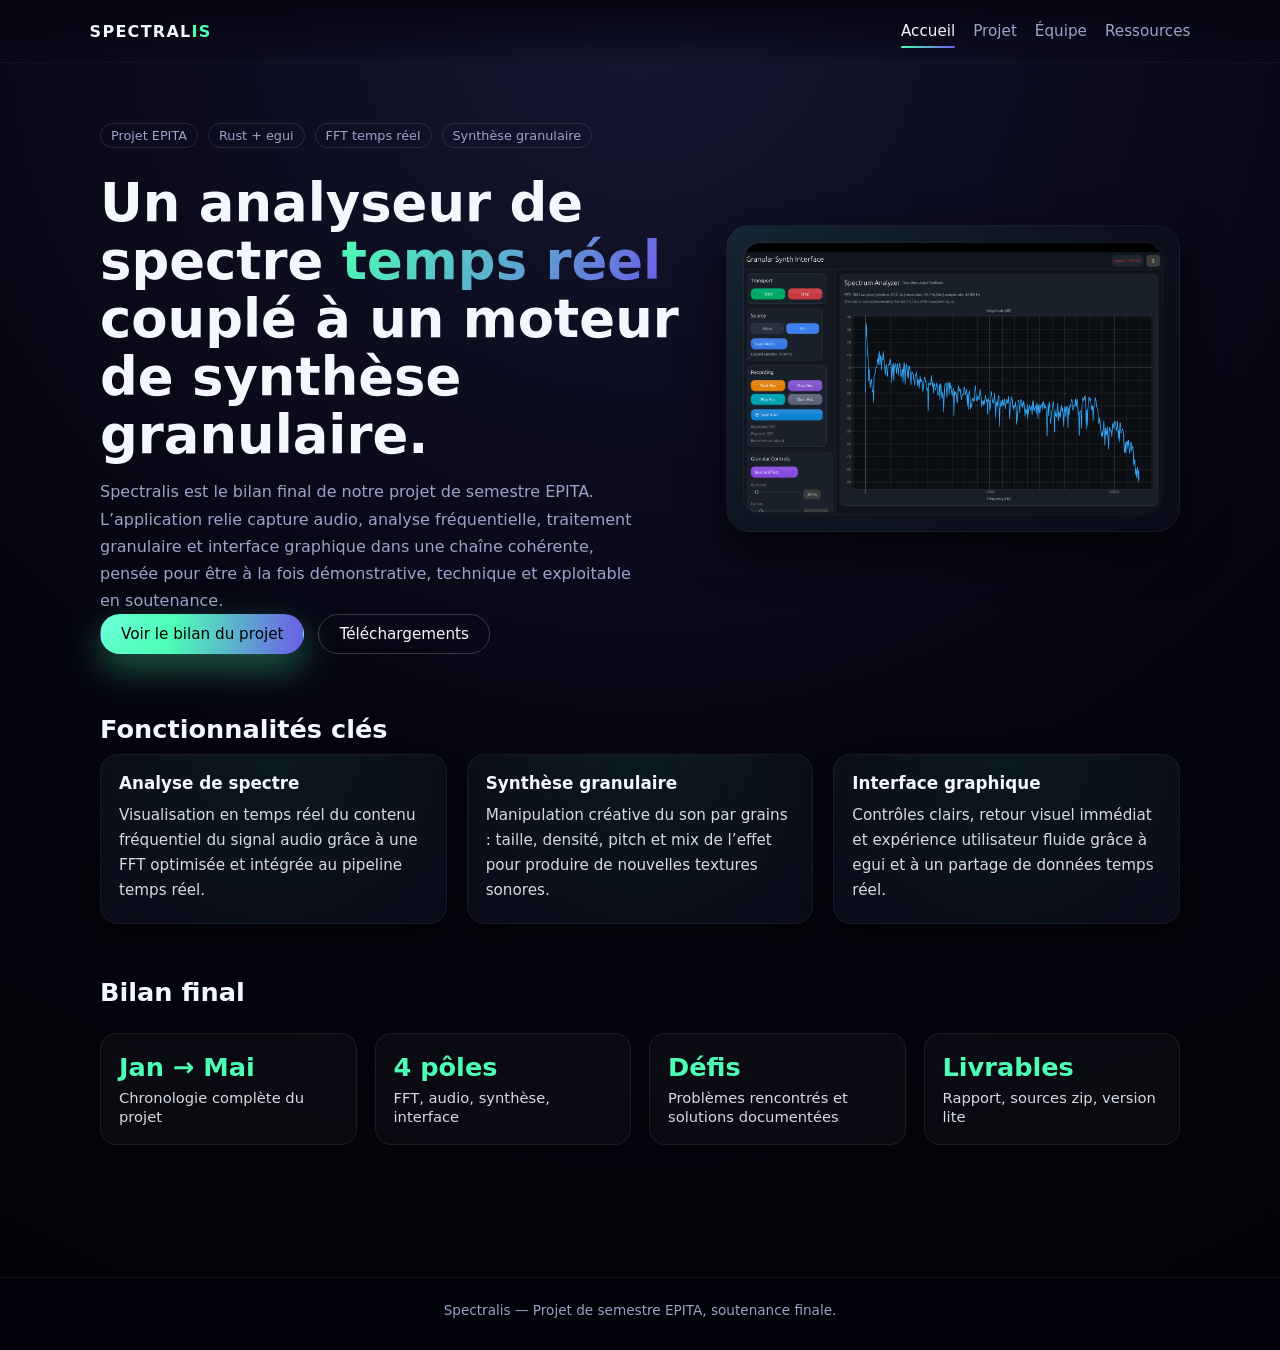
<file: index.html>
<!DOCTYPE html>
<html lang="fr">
<head>
  <meta charset="UTF-8" />
  <meta name="viewport" content="width=device-width, initial-scale=1.0" />
  <title>Spectralis — Accueil</title>
  <link rel="stylesheet" href="css/style.css" />
</head>
<body>
  <header class="site-header">
    <a class="logo" href="index.html">Spectral<span>is</span></a>
    <nav class="main-nav">
      <a class="nav-link" aria-current="page" href="index.html">Accueil</a>
      <a class="nav-link" href="project.html">Projet</a>
      <a class="nav-link" href="team.html">Équipe</a>
      <a class="nav-link" href="resources.html">Ressources</a>
    </nav>
  </header>

  <main>
    <section class="section hero reveal-on-scroll">
      <div class="hero-text">
        <div class="hero-badges">
          <span class="badge">Projet EPITA</span>
          <span class="badge">Rust + egui</span>
          <span class="badge">FFT temps réel</span>
          <span class="badge">Synthèse granulaire</span>
        </div>
        <h1>Un analyseur de spectre <span>temps réel</span> couplé à un moteur de synthèse granulaire.</h1>
        <p>
          Spectralis est le bilan final de notre projet de semestre EPITA. L’application relie capture audio,
          analyse fréquentielle, traitement granulaire et interface graphique dans une chaîne cohérente,
          pensée pour être à la fois démonstrative, technique et exploitable en soutenance.
        </p>
        <div class="hero-actions">
          <a class="btn-primary" href="project.html">Voir le bilan du projet</a>
          <a class="btn-ghost" href="resources.html">Téléchargements</a>
        </div>
      </div>
      <div class="hero-visual">
        <div class="gui-card">
          <div class="gui-card-inner">
            <img src="images/gui.png" alt="Interface graphique du spectrogramme et de la synthèse granulaire" class="gui-image">
          </div>
        </div>
      </div>
    </section>

    <section class="section reveal-on-scroll">
      <h2 class="section-title">Fonctionnalités clés</h2>
      <div class="card-grid">
        <article class="card">
          <h3>Analyse de spectre</h3>
          <p>Visualisation en temps réel du contenu fréquentiel du signal audio grâce à une FFT optimisée et intégrée au pipeline temps réel.</p>
        </article>
        <article class="card">
          <h3>Synthèse granulaire</h3>
          <p>Manipulation créative du son par grains : taille, densité, pitch et mix de l’effet pour produire de nouvelles textures sonores.</p>
        </article>
        <article class="card">
          <h3>Interface graphique</h3>
          <p>Contrôles clairs, retour visuel immédiat et expérience utilisateur fluide grâce à egui et à un partage de données temps réel.</p>
        </article>
      </div>
    </section>

    <section class="section reveal-on-scroll">
      <h2 class="section-title">Bilan final</h2>
      <div class="kpi-grid">
        <div class="kpi"><strong>Jan → Mai</strong><span>Chronologie complète du projet</span></div>
        <div class="kpi"><strong>4 pôles</strong><span>FFT, audio, synthèse, interface</span></div>
        <div class="kpi"><strong>Défis</strong><span>Problèmes rencontrés et solutions documentées</span></div>
        <div class="kpi"><strong>Livrables</strong><span>Rapport, sources zip, version lite</span></div>
      </div>
    </section>
  </main>

  <footer class="site-footer">Spectralis — Projet de semestre EPITA, soutenance finale.</footer>

  <script>
    const observer = new IntersectionObserver((entries) => {
      entries.forEach((entry) => {
        if (entry.isIntersecting) entry.target.classList.add('is-visible');
      });
    }, { threshold: 0.12 });
    document.querySelectorAll('.reveal-on-scroll').forEach((el) => observer.observe(el));
  </script>
</body>
</html>
</file>
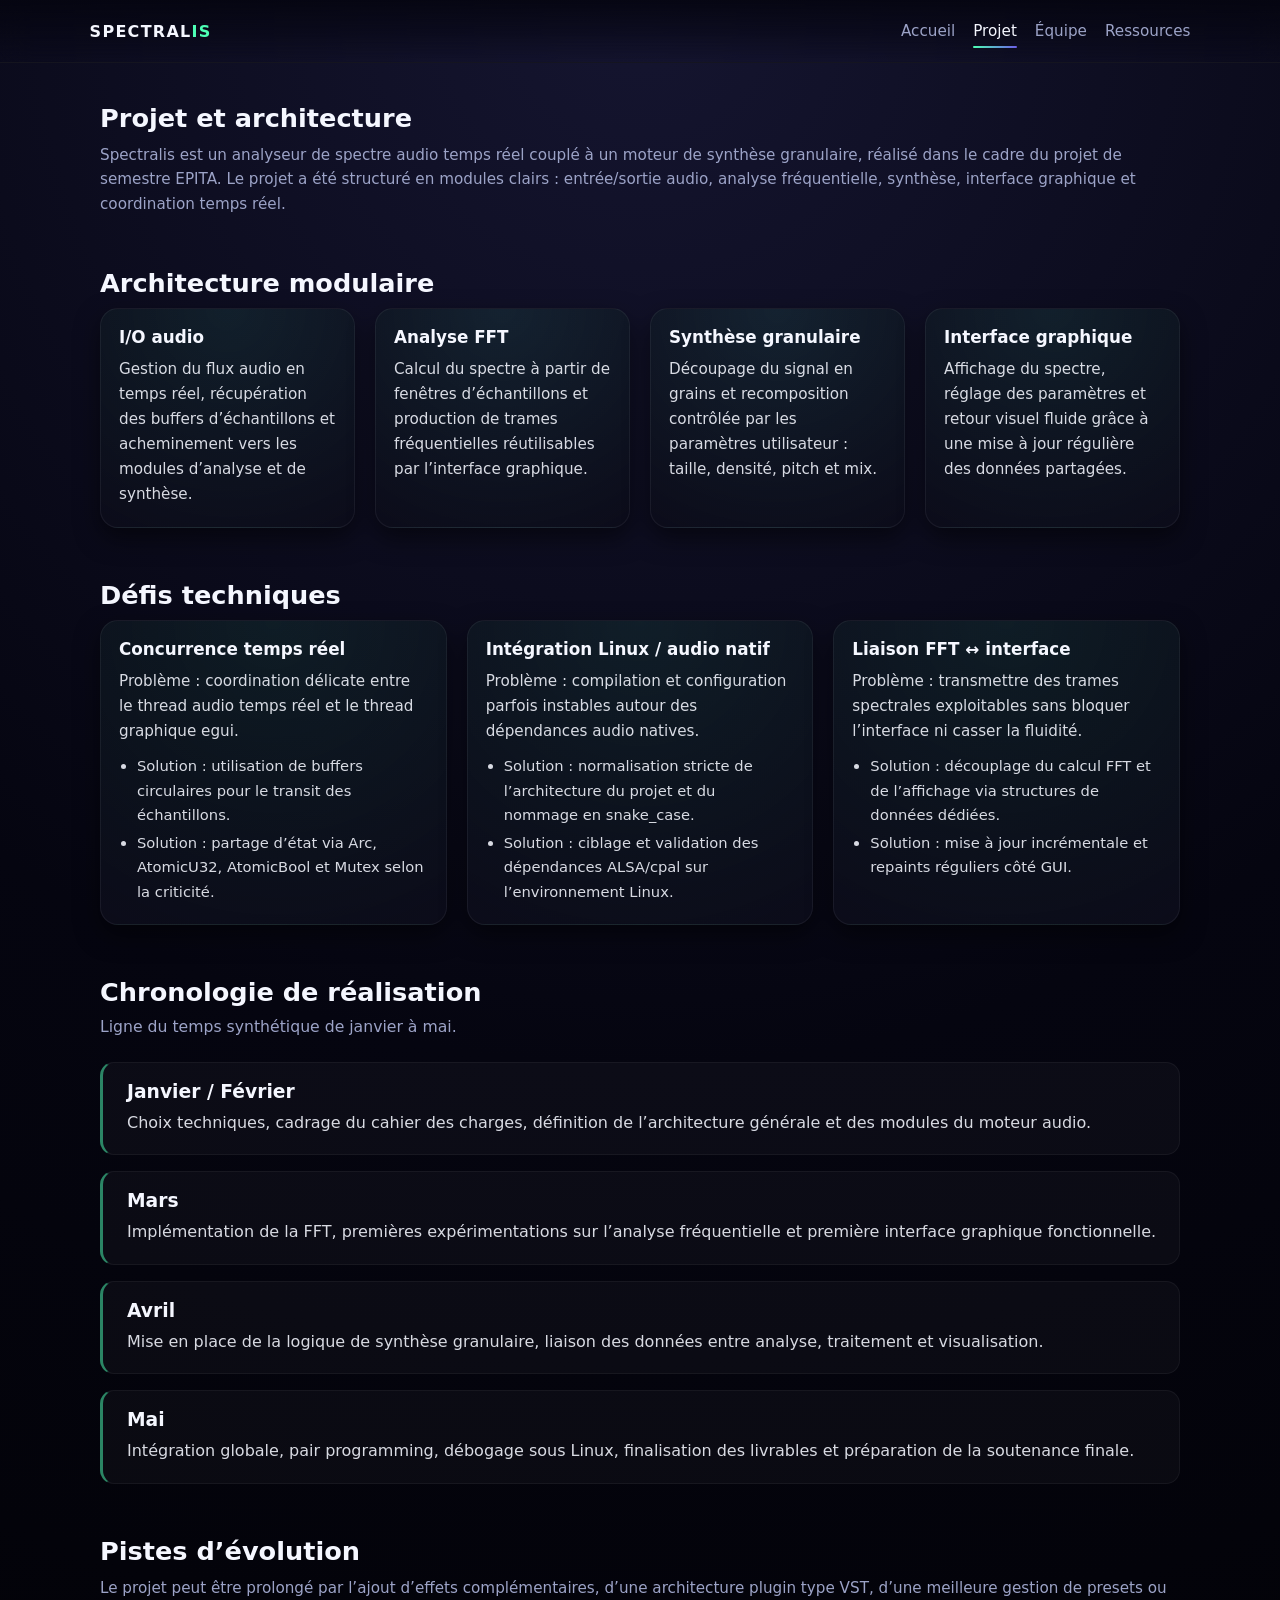
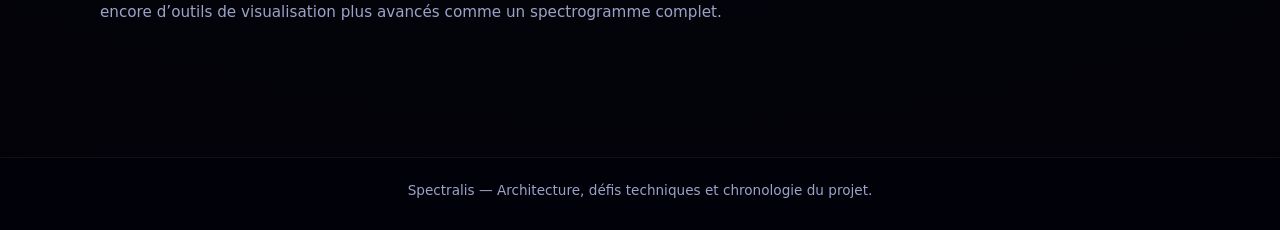
<file: project.html>
<!DOCTYPE html>
<html lang="fr">
<head>
  <meta charset="UTF-8" />
  <meta name="viewport" content="width=device-width, initial-scale=1.0" />
  <title>Spectralis — Projet</title>
  <link rel="stylesheet" href="css/style.css" />
</head>
<body>
  <header class="site-header">
    <a class="logo" href="index.html">Spectral<span>is</span></a>
    <nav class="main-nav">
      <a class="nav-link" href="index.html">Accueil</a>
      <a class="nav-link" aria-current="page" href="project.html">Projet</a>
      <a class="nav-link" href="team.html">Équipe</a>
      <a class="nav-link" href="resources.html">Ressources</a>
    </nav>
  </header>

  <main>
    <section class="section reveal-on-scroll">
      <h1 class="section-title">Projet et architecture</h1>
      <p class="text-muted">
        Spectralis est un analyseur de spectre audio temps réel couplé à un moteur de synthèse granulaire,
        réalisé dans le cadre du projet de semestre EPITA. Le projet a été structuré en modules clairs :
        entrée/sortie audio, analyse fréquentielle, synthèse, interface graphique et coordination temps réel.
      </p>
    </section>

    <section class="section reveal-on-scroll">
      <h2 class="section-title">Architecture modulaire</h2>
      <div class="card-grid">
        <article class="card">
          <h3>I/O audio</h3>
          <p>Gestion du flux audio en temps réel, récupération des buffers d’échantillons et acheminement vers les modules d’analyse et de synthèse.</p>
        </article>
        <article class="card">
          <h3>Analyse FFT</h3>
          <p>Calcul du spectre à partir de fenêtres d’échantillons et production de trames fréquentielles réutilisables par l’interface graphique.</p>
        </article>
        <article class="card">
          <h3>Synthèse granulaire</h3>
          <p>Découpage du signal en grains et recomposition contrôlée par les paramètres utilisateur : taille, densité, pitch et mix.</p>
        </article>
        <article class="card">
          <h3>Interface graphique</h3>
          <p>Affichage du spectre, réglage des paramètres et retour visuel fluide grâce à une mise à jour régulière des données partagées.</p>
        </article>
      </div>
    </section>

    <section class="section reveal-on-scroll">
      <h2 class="section-title">Défis techniques</h2>
      <div class="card-grid">
        <article class="card">
          <h3>Concurrence temps réel</h3>
          <p>Problème : coordination délicate entre le thread audio temps réel et le thread graphique egui.</p>
          <ul>
            <li>Solution : utilisation de buffers circulaires pour le transit des échantillons.</li>
            <li>Solution : partage d’état via Arc, AtomicU32, AtomicBool et Mutex selon la criticité.</li>
          </ul>
        </article>
        <article class="card">
          <h3>Intégration Linux / audio natif</h3>
          <p>Problème : compilation et configuration parfois instables autour des dépendances audio natives.</p>
          <ul>
            <li>Solution : normalisation stricte de l’architecture du projet et du nommage en snake_case.</li>
            <li>Solution : ciblage et validation des dépendances ALSA/cpal sur l’environnement Linux.</li>
          </ul>
        </article>
        <article class="card">
          <h3>Liaison FFT ↔ interface</h3>
          <p>Problème : transmettre des trames spectrales exploitables sans bloquer l’interface ni casser la fluidité.</p>
          <ul>
            <li>Solution : découplage du calcul FFT et de l’affichage via structures de données dédiées.</li>
            <li>Solution : mise à jour incrémentale et repaints réguliers côté GUI.</li>
          </ul>
        </article>
      </div>
    </section>

    <section class="section reveal-on-scroll">
      <h2 class="section-title">Chronologie de réalisation</h2>
      <p class="section-subtitle">Ligne du temps synthétique de janvier à mai.</p>
      <div class="timeline">
        <article class="timeline-item">
          <h3>Janvier / Février</h3>
          <p>Choix techniques, cadrage du cahier des charges, définition de l’architecture générale et des modules du moteur audio.</p>
        </article>
        <article class="timeline-item">
          <h3>Mars</h3>
          <p>Implémentation de la FFT, premières expérimentations sur l’analyse fréquentielle et première interface graphique fonctionnelle.</p>
        </article>
        <article class="timeline-item">
          <h3>Avril</h3>
          <p>Mise en place de la logique de synthèse granulaire, liaison des données entre analyse, traitement et visualisation.</p>
        </article>
        <article class="timeline-item">
          <h3>Mai</h3>
          <p>Intégration globale, pair programming, débogage sous Linux, finalisation des livrables et préparation de la soutenance finale.</p>
        </article>
      </div>
    </section>

    <section class="section reveal-on-scroll">
      <h2 class="section-title">Pistes d’évolution</h2>
      <p class="text-muted">
        Le projet peut être prolongé par l’ajout d’effets complémentaires, d’une architecture plugin type VST,
        d’une meilleure gestion de presets ou encore d’outils de visualisation plus avancés comme un spectrogramme complet.
      </p>
    </section>
  </main>

  <footer class="site-footer">Spectralis — Architecture, défis techniques et chronologie du projet.</footer>

  <script>
    const observer = new IntersectionObserver((entries) => {
      entries.forEach((entry) => {
        if (entry.isIntersecting) entry.target.classList.add('is-visible');
      });
    }, { threshold: 0.12 });
    document.querySelectorAll('.reveal-on-scroll').forEach((el) => observer.observe(el));
  </script>
</body>
</html>
</file>
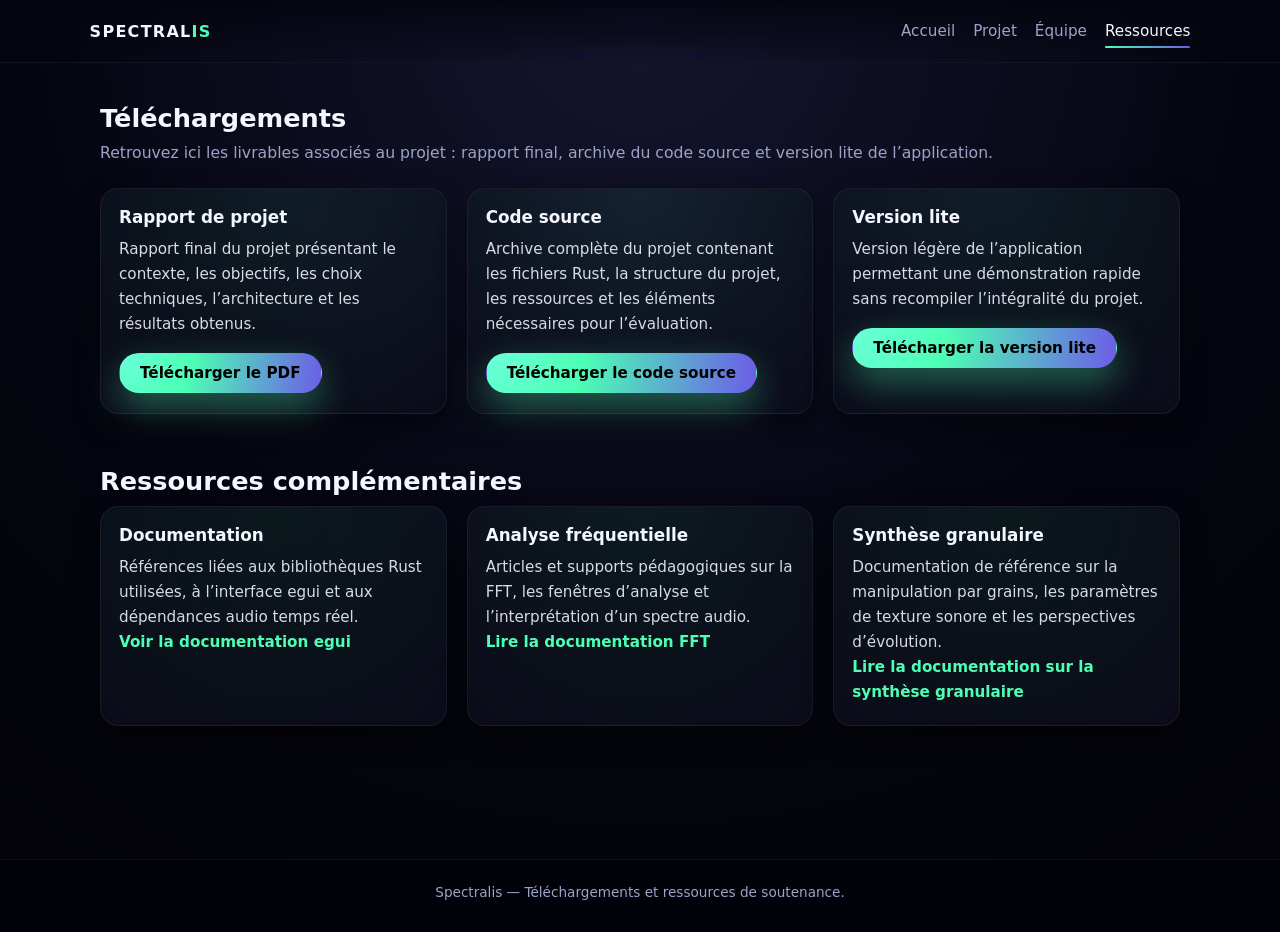
<file: resources.html>
<!DOCTYPE html>
<html lang="fr">

<head>
  <meta charset="UTF-8" />
  <meta name="viewport" content="width=device-width, initial-scale=1.0" />
  <title>Spectralis — Ressources</title>
  <link rel="stylesheet" href="css/style.css" />
</head>

<body>
  <header class="site-header">
    <a class="logo" href="index.html">Spectral<span>is</span></a>
    <nav class="main-nav">
      <a class="nav-link" href="index.html">Accueil</a>
      <a class="nav-link" href="project.html">Projet</a>
      <a class="nav-link" href="team.html">Équipe</a>
      <a class="nav-link" aria-current="page" href="resources.html">Ressources</a>
    </nav>
  </header>

  <main>
    <section class="section reveal-on-scroll">
      <h2 class="section-title">Téléchargements</h2>
      <p class="section-subtitle">
        Retrouvez ici les livrables associés au projet : rapport final, archive du code source
        et version lite de l’application.
      </p>

      <div class="download-grid">
        <article class="card download-card">
          <h3>Rapport de projet</h3>
          <p>
            Rapport final du projet présentant le contexte, les objectifs, les choix
            techniques, l’architecture et les résultats obtenus.
          </p>

          <div class="actions">
            <a class="btn-primary" href="Rendu_Rust_Spectralis.pdf" download>
              Télécharger le PDF
            </a>
          </div>
        </article>

        <article class="card download-card">
          <h3>Code source</h3>
          <p>
            Archive complète du projet contenant les fichiers Rust, la structure du projet,
            les ressources et les éléments nécessaires pour l’évaluation.
          </p>

          <div class="actions">
            <a class="btn-primary" href="Spectralis.zip" download>
              Télécharger le code source
            </a>
          </div>
        </article>

        <article class="card download-card">
          <h3>Version lite</h3>
          <p>
            Version légère de l’application permettant une démonstration rapide sans
            recompiler l’intégralité du projet.
          </p>

          <div class="actions">
            <a class="btn-primary" href="Spectralis_Lite.zip" download>
              Télécharger la version lite
            </a>
          </div>
        </article>
      </div>

      
    </section>

    <section class="section reveal-on-scroll">
      <h2 class="section-title">Ressources complémentaires</h2>
      <div class="card-grid">
        <article class="card">
          <h3>Documentation</h3>
          <p>Références liées aux bibliothèques Rust utilisées, à l’interface egui et aux dépendances audio temps réel.
          </p>
          <p>
            <a href="https://docs.rs/egui/latest/egui/" target="_blank" rel="noopener noreferrer">
              Voir la documentation egui
            </a>
          </p>
        </article>

        <article class="card">
          <h3>Analyse fréquentielle</h3>
          <p>Articles et supports pédagogiques sur la FFT, les fenêtres d’analyse et l’interprétation d’un spectre
            audio.</p>
          <p>
            <a href="https://en.wikipedia.org/wiki/Fast_Fourier_transform" target="_blank" rel="noopener noreferrer">
              Lire la documentation FFT
            </a>
          </p>
        </article>

        <article class="card">
          <h3>Synthèse granulaire</h3>
          <p>Documentation de référence sur la manipulation par grains, les paramètres de texture sonore et les
            perspectives d’évolution.</p>
          <p>
            <a href="https://en.wikipedia.org/wiki/Granular_synthesis" target="_blank" rel="noopener noreferrer">
              Lire la documentation sur la synthèse granulaire
            </a>
          </p>
        </article>
      </div>
    </section>
  </main>

  <footer class="site-footer">Spectralis — Téléchargements et ressources de soutenance.</footer>

  <script>
    const observer = new IntersectionObserver((entries) => {
      entries.forEach((entry) => {
        if (entry.isIntersecting) entry.target.classList.add('is-visible');
      });
    }, { threshold: 0.12 });
    document.querySelectorAll('.reveal-on-scroll').forEach((el) => observer.observe(el));
  </script>
</body>

</html>
</file>
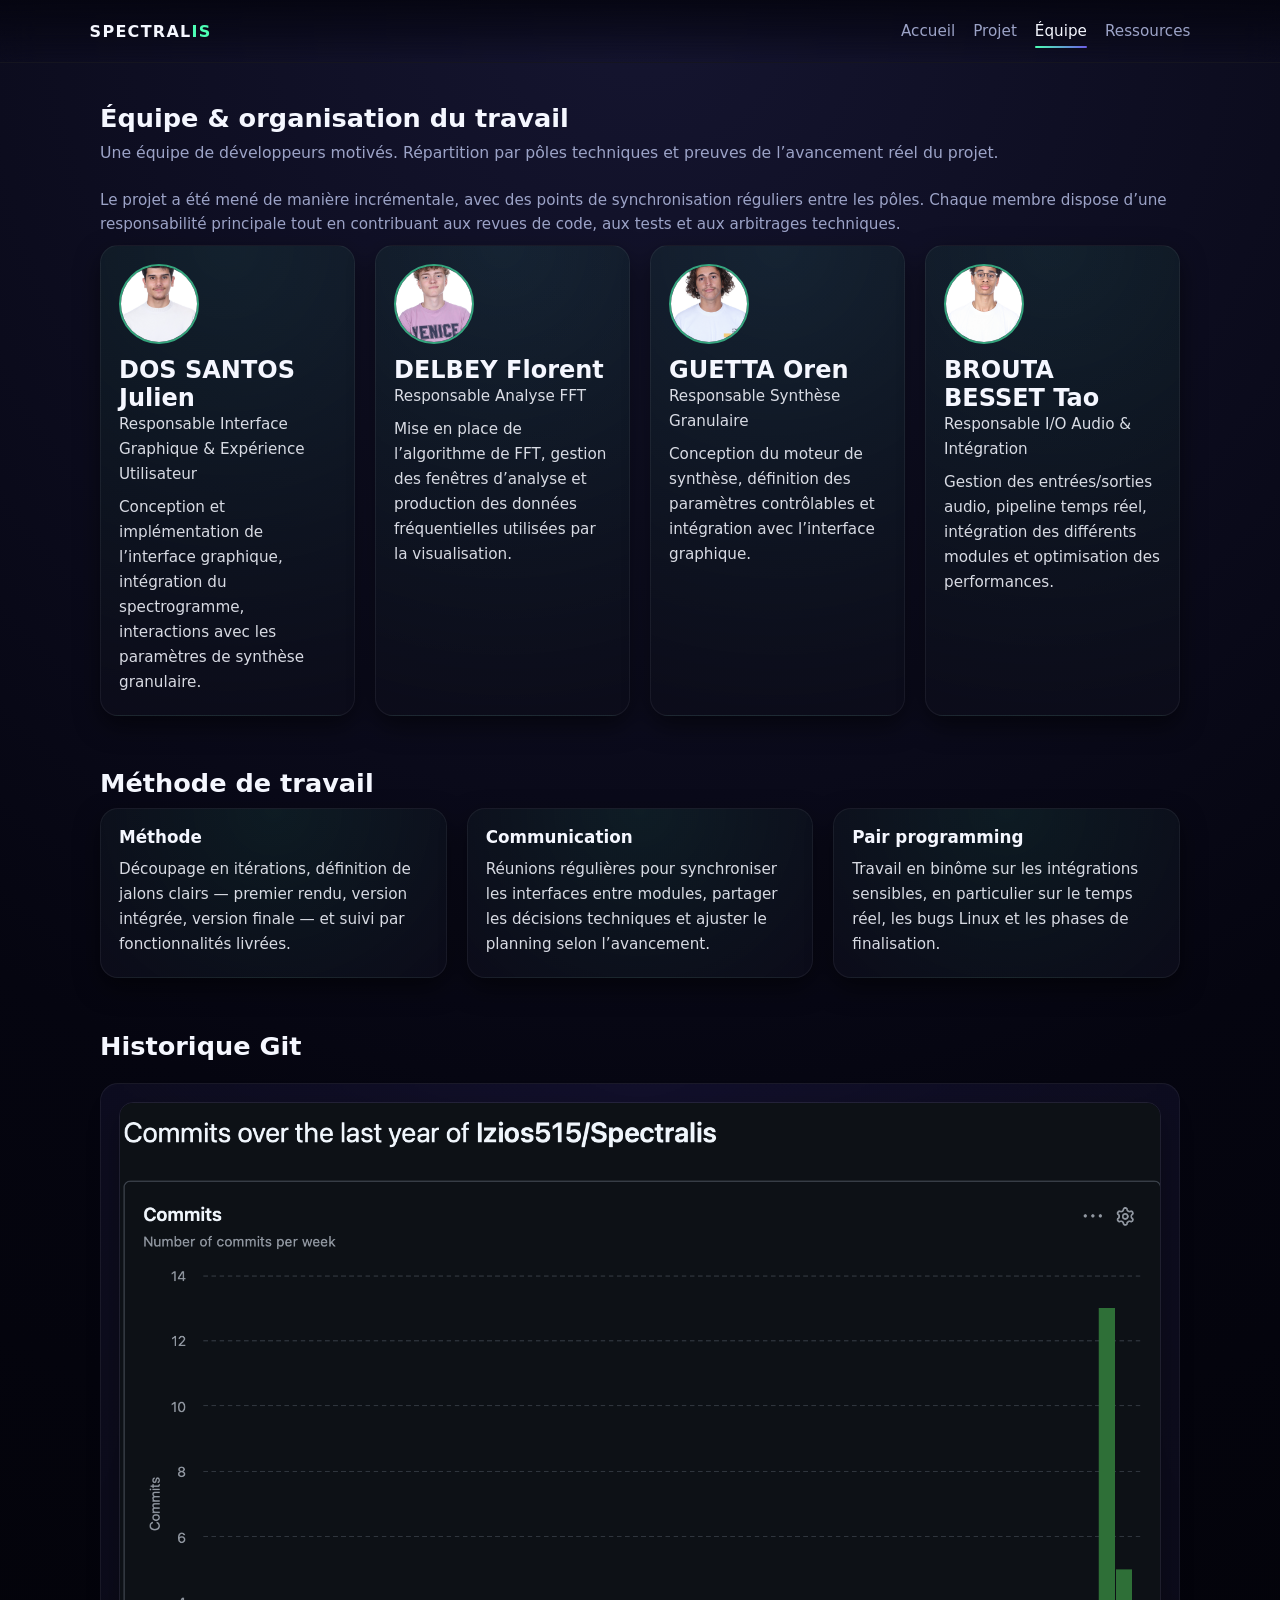
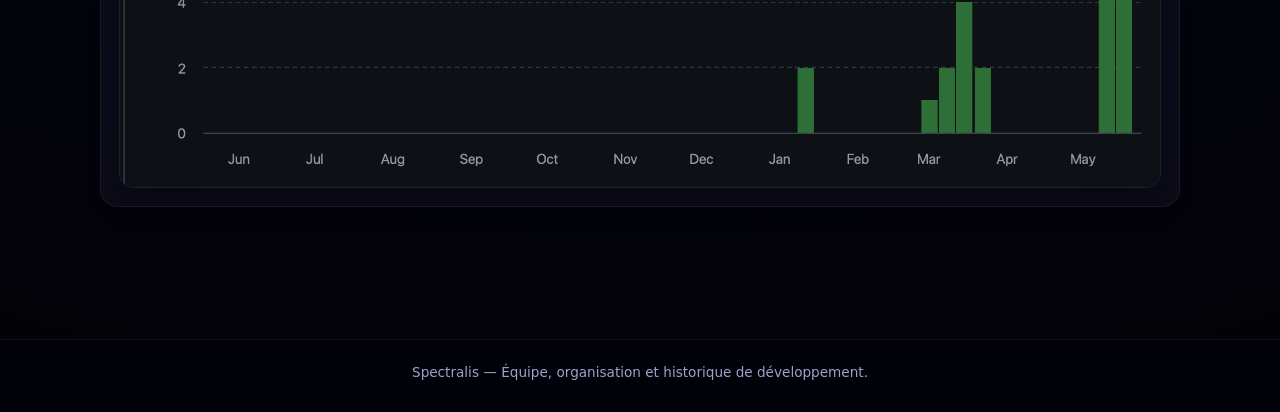
<file: team.html>
<!DOCTYPE html>
<html lang="fr">

<head>
  <meta charset="UTF-8" />
  <meta name="viewport" content="width=device-width, initial-scale=1.0" />
  <title>Spectralis — Équipe</title>
  <link rel="stylesheet" href="css/style.css" />
</head>

<body>
  <header class="site-header">
    <a class="logo" href="index.html">Spectral<span>is</span></a>
    <nav class="main-nav">
      <a class="nav-link" href="index.html">Accueil</a>
      <a class="nav-link" href="project.html">Projet</a>
      <a class="nav-link" aria-current="page" href="team.html">Équipe</a>
      <a class="nav-link" href="resources.html">Ressources</a>
    </nav>
  </header>

  <main>
    <section class="section reveal-on-scroll">
      <h1 class="section-title">Équipe & organisation du travail</h1>
      <p class="section-subtitle">Une équipe de développeurs motivés. Répartition par pôles techniques et preuves de
        l’avancement réel du projet.</p>
      <p class="text-muted">
        Le projet a été mené de manière incrémentale, avec des points de synchronisation réguliers entre les pôles.
        Chaque membre dispose d’une responsabilité principale tout en contribuant aux revues de code, aux tests et aux
        arbitrages techniques.
      </p>


      <div class="card-grid">
        <article class="card">
          <div class="member-photo-wrapper">
            <img src="images/julien.dos-santos.jpg" alt="Photo de Nom Prénom" class="member-photo">
          </div>
          <h2>DOS SANTOS Julien</h2>
          <p class="text-muted">Responsable Interface Graphique & Expérience Utilisateur</p>
          <p>
            Conception et implémentation de l’interface graphique, intégration du spectrogramme,
            interactions avec les paramètres de synthèse granulaire.
          </p>
        </article>

        <article class="card">
          <div class="member-photo-wrapper">
            <img src="images/florent.delbey.jpg" alt="Photo de Nom Prénom" class="member-photo">
          </div>
          <h2>DELBEY Florent</h2>
          <p class="text-muted">Responsable Analyse FFT</p>
          <p>
            Mise en place de l’algorithme de FFT, gestion des fenêtres d’analyse et production
            des données fréquentielles utilisées par la visualisation.
          </p>
        </article>

        <article class="card">
          <div class="member-photo-wrapper">
            <img src="images/david.guetta.jpg" alt="Photo de Nom Prénom" class="member-photo">
          </div>
          <h2>GUETTA Oren</h2>
          <p class="text-muted">Responsable Synthèse Granulaire</p>
          <p>
            Conception du moteur de synthèse, définition des paramètres contrôlables et
            intégration avec l’interface graphique.
          </p>
        </article>

        <article class="card">
          <div class="member-photo-wrapper">
            <img src="images/tao.brouta-besset.jpg" alt="Photo de Nom Prénom" class="member-photo">
          </div>
          <h2>BROUTA BESSET Tao</h2>
          <p class="text-muted">Responsable I/O Audio & Intégration</p>
          <p>
            Gestion des entrées/sorties audio, pipeline temps réel, intégration des différents
            modules et optimisation des performances.
          </p>
        </article>
      </div>
    </section>


    <section class="section reveal-on-scroll">
      <h2 class="section-title">Méthode de travail</h2>
      <div class="card-grid">
        <article class="card">
          <h3>Méthode</h3>
          <p>Découpage en itérations, définition de jalons clairs — premier rendu, version intégrée, version finale — et
            suivi par fonctionnalités livrées.</p>
        </article>
        <article class="card">
          <h3>Communication</h3>
          <p>Réunions régulières pour synchroniser les interfaces entre modules, partager les décisions techniques et
            ajuster le planning selon l’avancement.</p>
        </article>
        <article class="card">
          <h3>Pair programming</h3>
          <p>Travail en binôme sur les intégrations sensibles, en particulier sur le temps réel, les bugs Linux et les
            phases de finalisation.</p>
        </article>
      </div>
    </section>

    <section class="section reveal-on-scroll">
      <h2 class="section-title">Historique Git</h2>
      <div class="git-history">
        <img src="images/git-history.png" alt="Historique Git du projet Spectralis" class="git-image" />
      </div>
    </section>
  </main>

  <footer class="site-footer">Spectralis — Équipe, organisation et historique de développement.</footer>

  <script>
    const observer = new IntersectionObserver((entries) => {
      entries.forEach((entry) => {
        if (entry.isIntersecting) entry.target.classList.add('is-visible');
      });
    }, { threshold: 0.12 });
    document.querySelectorAll('.reveal-on-scroll').forEach((el) => observer.observe(el));
  </script>
</body>

</html>
</file>
<file: css/style.css>
:root {
  --bg-main: #050510;
  --bg-elevated: #0c0c1a;
  --accent: #4dffb5;
  --accent-2: #6c5ce7;
  --text-main: #f5f7ff;
  --text-muted: #9ca3c7;
  --border-subtle: rgba(255, 255, 255, 0.06);
  --radius-lg: 18px;
  --shadow-soft: 0 18px 45px rgba(0, 0, 0, 0.65);
  --transition-fast: 0.18s ease-out;
  --transition-med: 0.3s ease-out;
}

* { box-sizing: border-box; margin: 0; padding: 0; }

body {
  min-height: 100vh;
  font-family: system-ui, -apple-system, BlinkMacSystemFont, "SF Pro Text", sans-serif;
  background: radial-gradient(circle at top, #151530 0, #050510 55%, #020207 100%);
  color: var(--text-main);
}

.site-header {
  position: sticky;
  top: 0;
  z-index: 20;
  display: flex;
  align-items: center;
  justify-content: space-between;
  padding: 18px 7vw;
  backdrop-filter: blur(16px);
  background: linear-gradient(to bottom, rgba(5, 5, 16, 0.9), rgba(5, 5, 16, 0.5), transparent);
  border-bottom: 1px solid var(--border-subtle);
}

.logo {
  font-weight: 700;
  letter-spacing: 0.08em;
  text-transform: uppercase;
  font-size: 1rem;
  color: var(--text-main);
  text-decoration: none;
}
.logo span { color: var(--accent); }

.main-nav { display: flex; gap: 18px; flex-wrap: wrap; }

.nav-link {
  position: relative;
  font-size: 0.95rem;
  color: var(--text-muted);
  text-decoration: none;
  padding: 4px 0;
  transition: color var(--transition-fast);
}
.nav-link::after {
  content: "";
  position: absolute;
  left: 0;
  bottom: -4px;
  width: 0;
  height: 2px;
  background: linear-gradient(90deg, var(--accent), var(--accent-2));
  border-radius: 999px;
  transition: width var(--transition-med);
}
.nav-link:hover, .nav-link[aria-current="page"] { color: var(--text-main); }
.nav-link:hover::after, .nav-link[aria-current="page"]::after { width: 100%; }

main { padding: 40px 7vw 80px; }

.site-footer {
  padding: 24px 7vw 32px;
  border-top: 1px solid var(--border-subtle);
  color: var(--text-muted);
  font-size: 0.85rem;
  text-align: center;
  background: rgba(2, 2, 10, 0.85);
}

.section { max-width: 1080px; margin: 0 auto 52px; }
.section-title { font-size: 1.6rem; margin-bottom: 10px; }
.section-subtitle { color: var(--text-muted); font-size: 0.98rem; margin-bottom: 26px; }
.text-muted { color: var(--text-muted); font-size: 0.95rem; margin-bottom: 8px; line-height: 1.6; }

.hero {
  display: grid;
  grid-template-columns: minmax(0, 1.3fr) minmax(0, 1fr);
  gap: 36px;
  align-items: center;
  margin-bottom: 60px;
}
.hero-text h1 {
  font-size: clamp(2.5rem, 3vw + 1rem, 3.3rem);
  line-height: 1.1;
  margin-bottom: 14px;
}
.hero-text h1 span {
  background: linear-gradient(120deg, var(--accent), var(--accent-2));
  -webkit-background-clip: text;
  color: transparent;
}
.hero-text p { color: var(--text-muted); font-size: 1rem; max-width: 34rem; line-height: 1.7; }
.hero-badges { display: flex; flex-wrap: wrap; gap: 10px; margin: 20px 0 26px; }
.badge {
  padding: 4px 10px;
  border-radius: 999px;
  border: 1px solid rgba(255,255,255,0.12);
  font-size: 0.8rem;
  color: var(--text-muted);
}
.hero-actions { display: flex; flex-wrap: wrap; gap: 14px; }

.btn-primary, .btn-ghost {
  border-radius: 999px;
  padding: 10px 20px;
  font-size: 0.95rem;
  border: 1px solid transparent;
  cursor: pointer;
  text-decoration: none;
  display: inline-flex;
  align-items: center;
  gap: 8px;
  transition: transform var(--transition-fast), box-shadow var(--transition-fast), border-color var(--transition-fast), background var(--transition-fast), color var(--transition-fast);
}
.btn-primary {
  background: radial-gradient(circle at top left, #6bffda 0, var(--accent) 35%, var(--accent-2) 100%);
  color: #000000;
  box-shadow: 0 14px 35px rgba(77,255,181,0.35);
}
.btn-primary:hover { transform: translateY(-1px) translateZ(0); box-shadow: 0 20px 45px rgba(77,255,181,0.5); }
.btn-ghost {
  background: transparent;
  color: var(--text-main);
  border-color: rgba(255,255,255,0.2);
}
.btn-ghost:hover { border-color: var(--accent); background: rgba(12,12,26,0.9); }

.hero-visual { position: relative; }
.gui-card {
  position: relative;
  border-radius: 24px;
  background: radial-gradient(circle at top left, rgba(77,255,181,0.09), rgba(12,12,26,0.95));
  border: 1px solid rgba(255,255,255,0.04);
  box-shadow: var(--shadow-soft);
  padding: 16px;
  overflow: hidden;
}
.gui-card-inner {
  border-radius: 18px;
  border: 1px solid rgba(255,255,255,0.04);
  overflow: hidden;
}
.gui-placeholder {
  width: 100%;
  aspect-ratio: 16 / 9;
  background: linear-gradient(135deg, #151530, #080818);
  display: flex;
  align-items: center;
  justify-content: center;
  color: var(--text-muted);
  font-size: 0.9rem;
}
.gui-image { width: 100%; height: auto; display: block; }

.card-grid {
  display: grid;
  grid-template-columns: repeat(auto-fit, minmax(230px, 1fr));
  gap: 20px;
}
.card {
  background: radial-gradient(circle at top, rgba(77,255,181,0.08), rgba(12,12,26,0.98));
  border: 1px solid rgba(255,255,255,0.06);
  border-radius: var(--radius-lg);
  padding: 18px 18px 20px;
  box-shadow: 0 10px 24px rgba(0,0,0,0.5);
  transition: transform var(--transition-med), box-shadow var(--transition-med), border-color var(--transition-med);
}
.card:hover {
  transform: translateY(-6px) translateZ(0);
  box-shadow: 0 20px 50px rgba(0,0,0,0.8);
  border-color: rgba(77,255,181,0.5);
}
.card h3 { margin-bottom: 10px; font-size: 1.05rem; }
.card p { color: rgba(245, 247, 255, 0.88); line-height: 1.65; font-size: 0.95rem; }
.card ul { margin-top: 10px; padding-left: 18px; color: rgba(245, 247, 255, 0.84); font-size: 0.92rem; line-height: 1.65; }
.card li + li { margin-top: 4px; }

.kpi-grid {
  display: grid;
  grid-template-columns: repeat(auto-fit, minmax(180px, 1fr));
  gap: 18px;
  margin-top: 26px;
}
.kpi {
  padding: 18px;
  border-radius: 16px;
  background: rgba(255,255,255,0.03);
  border: 1px solid rgba(255,255,255,0.07);
}
.kpi strong { display: block; font-size: 1.6rem; margin-bottom: 6px; color: var(--accent); }
.kpi span { color: rgba(245, 247, 255, 0.88); font-size: 0.92rem; }

.timeline {
  display: grid;
  gap: 16px;
}
.timeline-item {
  position: relative;
  padding: 18px 20px 18px 24px;
  border-left: 3px solid rgba(77,255,181,0.5);
  border-radius: 14px;
  background: rgba(255,255,255,0.03);
  border-top: 1px solid rgba(255,255,255,0.05);
  border-right: 1px solid rgba(255,255,255,0.05);
  border-bottom: 1px solid rgba(255,255,255,0.05);
}
.timeline-item h3 { margin-bottom: 8px; }
.timeline-item p { color: rgba(245, 247, 255, 0.88); line-height: 1.65; }

.download-grid {
  display: grid;
  grid-template-columns: repeat(auto-fit, minmax(240px, 1fr));
  gap: 20px;
}
.download-card .actions { margin-top: 16px; display: flex; flex-wrap: wrap; gap: 10px; }
.note {
  margin-top: 16px;
  color: var(--text-muted);
  font-size: 0.9rem;
  line-height: 1.6;
}

.git-history {
  margin-top: 22px;
  padding: 18px;
  border-radius: 18px;
  border: 1px solid rgba(255,255,255,0.06);
  background: radial-gradient(circle at top, rgba(108,92,231,0.12), rgba(12,12,26,0.96));
}
.git-placeholder {
  min-height: 220px;
  border-radius: 14px;
  border: 1px dashed rgba(255,255,255,0.18);
  display: flex;
  align-items: center;
  justify-content: center;
  text-align: center;
  padding: 24px;
  color: var(--text-muted);
  line-height: 1.7;
}
.git-placeholder strong { color: var(--text-main); }

.member-photo-wrapper {
  width: 80px;
  height: 80px;
  border-radius: 50%;
  overflow: hidden;
  margin-bottom: 12px;
  border: 2px solid rgba(77,255,181,0.6);
}
.member-photo { width: 100%; height: 100%; object-fit: cover; display: block; }

.reveal-on-scroll {
  opacity: 0;
  transform: translateY(24px);
  transition: opacity 0.6s ease-out, transform 0.6s ease-out;
  will-change: opacity, transform;
}
.reveal-on-scroll.is-visible { opacity: 1; transform: translateY(0); }

@media (max-width: 800px) {
  .site-header { padding-inline: 5vw; align-items: flex-start; gap: 14px; flex-direction: column; }
  main { padding-inline: 5vw; }
  .hero { grid-template-columns: 1fr; }
  .main-nav { gap: 12px; font-size: 0.85rem; }
}

.card p,
.card li,
.timeline-item p,
.kpi span,
.download-card p {
  color: rgba(245, 247, 255, 0.88);
}

.git-image {
  display: block;
  width: 100%;
  height: auto;
  border-radius: 14px;
  border: 1px solid rgba(255, 255, 255, 0.08);
  box-shadow: 0 12px 30px rgba(0, 0, 0, 0.35);
}

.card a {
  color: var(--accent);
  text-decoration: none;
  font-weight: 600;
}

.card a:hover {
  color: #8affd1;
  text-decoration: underline;
}

.btn-primary,
.btn-primary:visited,
.btn-primary:hover,
.btn-primary:active {
  color: #000000 !important;
}
</file>
